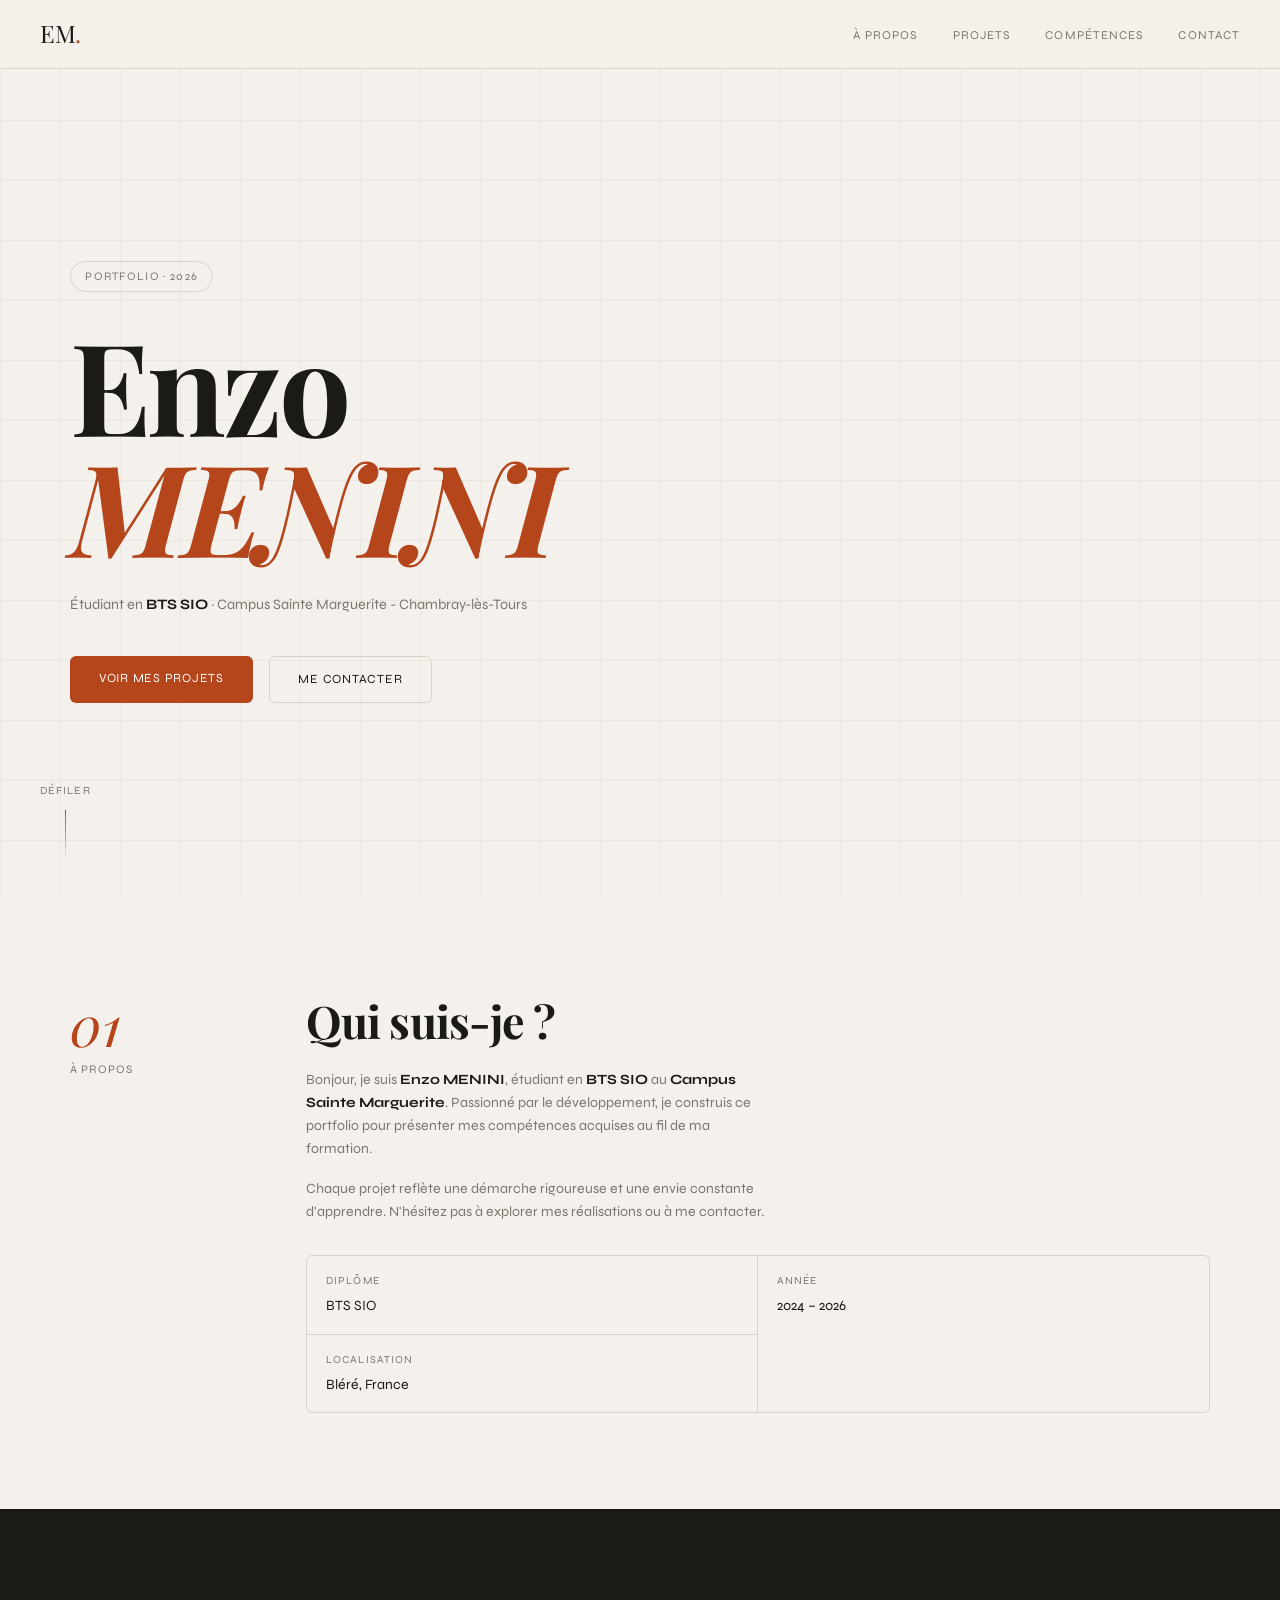
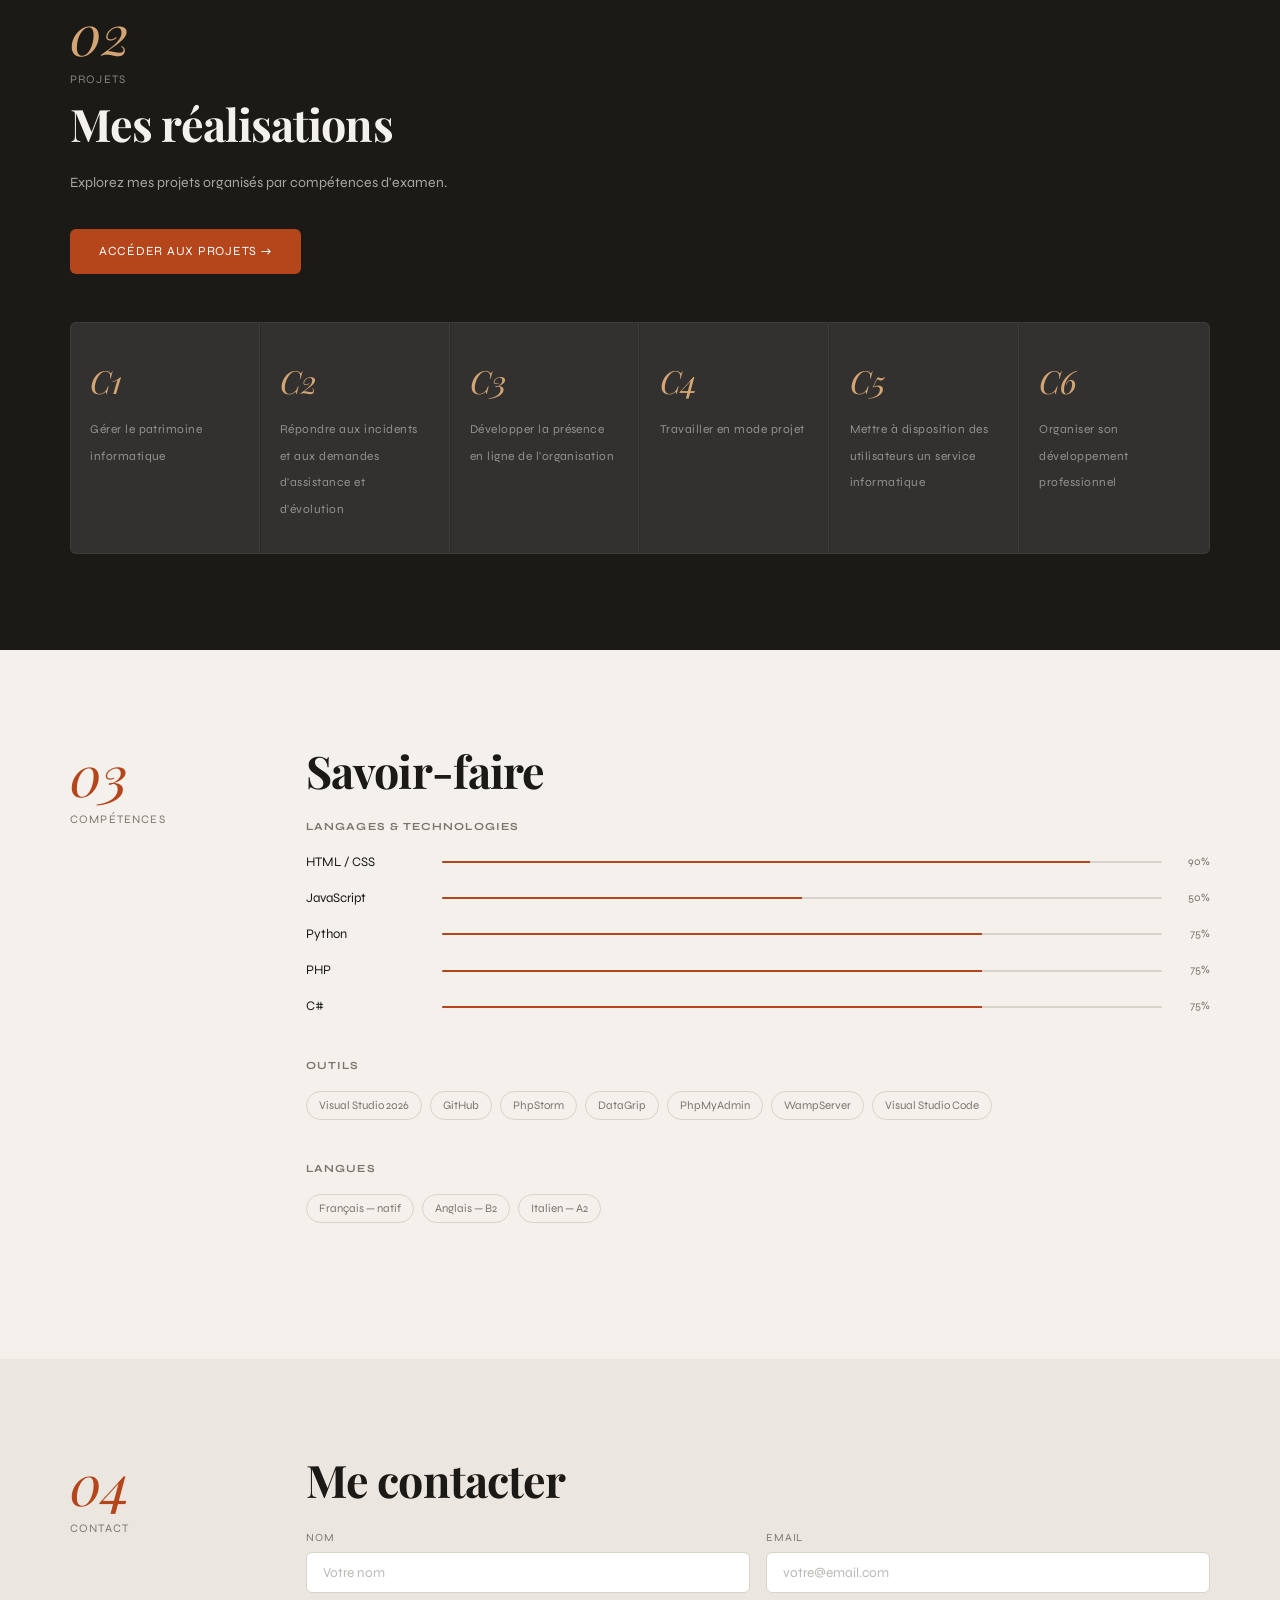
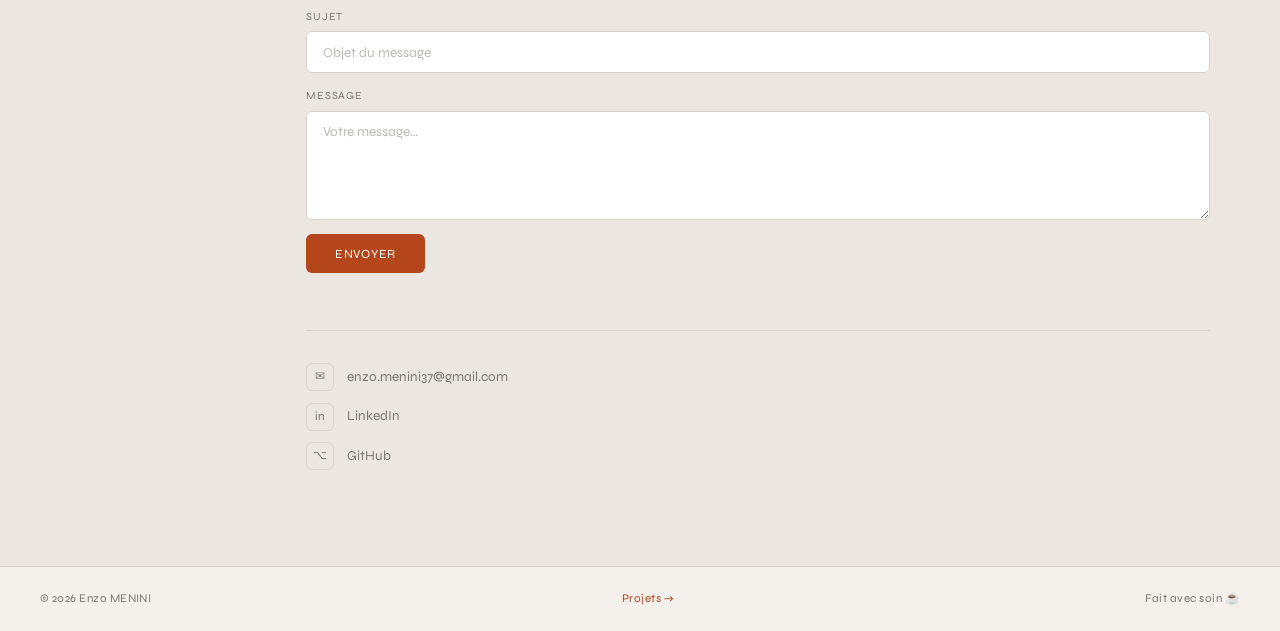
<file: index.html>
<!DOCTYPE html>
<html lang="fr">
<head>
  <meta charset="UTF-8"/>
  <meta name="viewport" content="width=device-width, initial-scale=1.0"/>
  <title>Portfolio — Enzo MENINI</title>
  <link rel="preconnect" href="https://fonts.googleapis.com">
  <link href="https://fonts.googleapis.com/css2?family=Playfair+Display:ital,wght@0,400;0,700;1,400&family=Syne:wght@400;500;700&display=swap" rel="stylesheet">
  <link rel="stylesheet" href="style.css"/>
</head>
<body>

  <nav class="nav">
    <a href="index.html" class="nav-logo">EM<span>.</span></a>
    <ul class="nav-links">
      <li><a href="#about">À propos</a></li>
      <li><a href="projets.html">Projets</a></li>
      <li><a href="#skills">Compétences</a></li>
      <li><a href="#contact">Contact</a></li>
    </ul>
    <button class="nav-burger" id="burger" aria-label="Menu">
      <span></span><span></span><span></span>
    </button>
  </nav>

  <!-- HERO -->
  <header class="hero">
    <div class="hero-bg-grid" aria-hidden="true"></div>
    <div class="hero-inner">
      <div class="hero-badge">Portfolio · 2026</div>
      <h1 class="hero-title">
        <span class="line1">Enzo</span>
        <span class="line2"><em>MENINI</em></span>
      </h1>
      <p class="hero-sub">Étudiant en <strong>BTS SIO</strong> · Campus Sainte Marguerite - Chambray-lès-Tours</p>
      <div class="hero-ctas">
        <a href="projets.html" class="cta-main">Voir mes projets</a>
        <a href="#contact" class="cta-ghost">Me contacter</a>
      </div>
    </div>
    <div class="hero-scroll-hint" aria-hidden="true">
      <span>Défiler</span>
      <div class="scroll-line"></div>
    </div>
  </header>

  <!-- ABOUT -->
  <section class="section" id="about">
    <div class="container split">
      <div class="split-label">
        <span class="tag-num">01</span>
        <span class="tag-text">À propos</span>
      </div>
      <div class="split-content">
        <h2 class="s-title">Qui suis-je ?</h2>
        <p class="s-body">
          Bonjour, je suis <strong>Enzo MENINI</strong>, étudiant en <strong>BTS SIO</strong>
          au <strong>Campus Sainte Marguerite</strong>. Passionné par le développement,
          je construis ce portfolio pour présenter mes compétences acquises au fil de ma formation.
        </p>
        <p class="s-body">
          Chaque projet reflète une démarche rigoureuse et une envie constante d'apprendre.
          N'hésitez pas à explorer mes réalisations ou à me contacter.
        </p>
        <div class="info-grid">
          <div class="info-cell">
            <span class="info-key">Diplôme</span>
            <span class="info-val">BTS SIO</span>
          </div>
          <div class="info-cell">
            <span class="info-key">Année</span>
            <span class="info-val">2024 – 2026</span>
          </div>
          <div class="info-cell">
            <span class="info-key">Localisation</span>
            <span class="info-val">Bléré, France</span>
          </div>
        </div>
      </div>
    </div>
  </section>

  <!-- PROJETS TEASER -->
  <section class="section section-dark" id="projects-teaser">
    <div class="container">
      <div class="teaser-head">
        <span class="tag-num light">02</span>
        <span class="tag-text light">Projets</span>
        <h2 class="s-title light">Mes réalisations</h2>
        <p class="s-body light">Explorez mes projets organisés par compétences d'examen.</p>
        <a href="projets.html" class="cta-main">Accéder aux projets →</a>
      </div>
      <div class="teaser-grid">
        <div class="teaser-card" style="--delay:.1s">
          <span class="tc-num">C1</span>
          <span class="tc-label">Gérer le patrimoine informatique</span>
        </div>
        <div class="teaser-card" style="--delay:.2s">
          <span class="tc-num">C2</span>
          <span class="tc-label">Répondre aux incidents et aux demandes d'assistance et d'évolution</span>
        </div>
        <div class="teaser-card" style="--delay:.3s">
          <span class="tc-num">C3</span>
          <span class="tc-label">Développer la présence en ligne de l'organisation</span>
        </div>
        <div class="teaser-card" style="--delay:.4s">
          <span class="tc-num">C4</span>
          <span class="tc-label">Travailler en mode projet</span>
        </div>
        <div class="teaser-card" style="--delay:.5s">
          <span class="tc-num">C5</span>
          <span class="tc-label">Mettre à disposition des utilisateurs un service informatique</span>
        </div>
        <div class="teaser-card" style="--delay:.6s">
          <span class="tc-num">C6</span>
          <span class="tc-label">Organiser son développement professionnel</span>
        </div>
      </div>
    </div>
  </section>

  <!-- SKILLS -->
  <section class="section" id="skills">
    <div class="container split">
      <div class="split-label">
        <span class="tag-num">03</span>
        <span class="tag-text">Compétences</span>
      </div>
      <div class="split-content">
        <h2 class="s-title">Savoir-faire</h2>

        <div class="sk-group">
          <h4 class="sk-cat">Langages &amp; Technologies</h4>
          <div class="sk-bars">
            <div class="sk-row">
              <span class="sk-name">HTML / CSS</span>
              <div class="sk-track"><div class="sk-fill" style="--w:90%"></div></div>
              <span class="sk-pct">90%</span>
            </div>
            <div class="sk-row">
              <span class="sk-name">JavaScript</span>
              <div class="sk-track"><div class="sk-fill" style="--w:50%"></div></div>
              <span class="sk-pct">50%</span>
            </div>
            <div class="sk-row">
              <span class="sk-name">Python</span>
              <div class="sk-track"><div class="sk-fill" style="--w:75%"></div></div>
              <span class="sk-pct">75%</span>
            </div>
            <div class="sk-row">
              <span class="sk-name">PHP</span>
              <div class="sk-track"><div class="sk-fill" style="--w:75%"></div></div>
              <span class="sk-pct">75%</span>
            </div>
            <div class="sk-row">
              <span class="sk-name">C#</span>
              <div class="sk-track"><div class="sk-fill" style="--w:75%"></div></div>
              <span class="sk-pct">75%</span>
            </div>
          </div>
        </div>

        <div class="sk-group">
          <h4 class="sk-cat">Outils</h4>
          <div class="pills-row">
            <span class="pill">Visual Studio 2026</span>
            <span class="pill">GitHub</span>
            <span class="pill">PhpStorm</span>
            <span class="pill">DataGrip</span>
            <span class="pill">PhpMyAdmin</span>
            <span class="pill">WampServer</span>
            <span class="pill">Visual Studio Code</span>
          </div>
        </div>

        <div class="sk-group">
          <h4 class="sk-cat">Langues</h4>
          <div class="pills-row">
            <span class="pill">Français — natif</span>
            <span class="pill">Anglais — B2</span>
            <span class="pill">Italien — A2</span>
          </div>
        </div>
      </div>
    </div>
  </section>

  <!-- CONTACT -->
  <section class="section section-alt" id="contact">
    <div class="container split">
      <div class="split-label">
        <span class="tag-num">04</span>
        <span class="tag-text">Contact</span>
      </div>
      <div class="split-content">
        <h2 class="s-title">Me contacter</h2>

        <form class="c-form" id="contactForm">
          <div class="c-row">
            <div class="c-group">
              <label for="name">Nom</label>
              <input type="text" id="name" name="name" placeholder="Votre nom" required/>
            </div>
            <div class="c-group">
              <label for="email">Email</label>
              <input type="email" id="email" name="email" placeholder="votre@email.com" required/>
            </div>
          </div>
          <div class="c-group">
            <label for="subject">Sujet</label>
            <input type="text" id="subject" name="subject" placeholder="Objet du message"/>
          </div>
          <div class="c-group">
            <label for="message">Message</label>
            <textarea id="message" name="message" rows="5" placeholder="Votre message…" required></textarea>
          </div>
          <button type="submit" class="cta-main">Envoyer</button>
          <p class="c-status" id="formStatus"></p>
        </form>

        <div class="c-links">
          <a href="mailto:enzo.menini37@gmail.com" class="c-link">
            <span class="c-icon">✉</span> enzo.menini37@gmail.com
          </a>
          <a href="https://www.linkedin.com/in/enzo-menini-515954329/" target="_blank" class="c-link">
            <span class="c-icon">in</span> LinkedIn
          </a>
          <a href="https://github.com/efyhgf" target="_blank" class="c-link">
            <span class="c-icon">⌥</span> GitHub
          </a>
        </div>
      </div>
    </div>
  </section>

  <footer class="footer">
    <span>© 2026 Enzo MENINI</span>
    <a href="projets.html" class="footer-link">Projets →</a>
    <span>Fait avec soin ☕</span>
  </footer>

  <script src="script.js"></script>
</body>
</html>
</file>
<file: style.css>
/* ============================================
   VARIABLES
   ============================================ */
:root {
  --bg:        #f4f1ec;
  --bg-alt:    #ebe7e0;
  --bg-dark:   #1c1a17;
  --fg:        #1c1a17;
  --fg-muted:  #7a7670;
  --accent:    #b5451b;
  --accent2:   #d4a574;
  --border:    #d8d3ca;
  --card:      #ffffff;
  --font-dis:  'Playfair Display', Georgia, serif;
  --font-ui:   'Syne', sans-serif;
  --r:         6px;
  --t:         0.22s ease;
  --max:       1140px;
}

/* ============================================
   RESET
   ============================================ */
*,*::before,*::after{box-sizing:border-box;margin:0;padding:0}
html{scroll-behavior:smooth;font-size:16px}
body{font-family:var(--font-ui);background:var(--bg);color:var(--fg);line-height:1.65;overflow-x:hidden}
a{color:inherit;text-decoration:none}
img{display:block;max-width:100%}
ul{list-style:none}
button{font-family:var(--font-ui)}

/* ============================================
   NAV
   ============================================ */
.nav{
  position:fixed;top:0;left:0;right:0;z-index:200;
  display:flex;align-items:center;justify-content:space-between;
  padding:.9rem 2.5rem;
  background:rgba(244,241,236,.9);
  backdrop-filter:blur(14px);
  border-bottom:1px solid var(--border);
}
.nav-logo{
  font-family:var(--font-dis);font-size:1.5rem;letter-spacing:-.02em;
  color:var(--fg);
}
.nav-logo span{color:var(--accent)}
.nav-links{display:flex;gap:2.2rem}
.nav-links a{
  font-size:.75rem;letter-spacing:.09em;text-transform:uppercase;
  color:var(--fg-muted);transition:color var(--t);
}
.nav-links a:hover,.nav-links a.nav-active{color:var(--accent)}
.nav-burger{display:none;flex-direction:column;gap:5px;background:none;border:none;cursor:pointer;padding:4px}
.nav-burger span{display:block;width:22px;height:1.5px;background:var(--fg);transition:var(--t)}

/* ============================================
   HERO (index)
   ============================================ */
.hero{
  min-height:100vh;display:flex;align-items:center;
  padding:8rem 2.5rem 4rem;
  position:relative;overflow:hidden;
}
.hero-bg-grid{
  position:absolute;inset:0;
  background-image:
    linear-gradient(var(--border) 1px,transparent 1px),
    linear-gradient(90deg,var(--border) 1px,transparent 1px);
  background-size:60px 60px;
  opacity:.35;
}
.hero-inner{position:relative;z-index:2;max-width:var(--max);margin:0 auto;width:100%}
.hero-badge{
  display:inline-block;margin-bottom:2rem;
  padding:.3rem .9rem;border:1px solid var(--border);border-radius:100px;
  font-size:.72rem;letter-spacing:.1em;text-transform:uppercase;color:var(--fg-muted);
  animation:fadeUp .6s ease both;
}
.hero-title{
  font-family:var(--font-dis);
  font-size:clamp(3.8rem,10vw,8.5rem);
  line-height:.95;letter-spacing:-.03em;
  margin-bottom:1.6rem;
  animation:fadeUp .7s .1s ease both;
}
.hero-title .line1{display:block}
.hero-title .line2{display:block;color:var(--accent);font-style:italic}
.hero-sub{
  font-size:.9rem;color:var(--fg-muted);margin-bottom:2.5rem;
  animation:fadeUp .7s .2s ease both;
}
.hero-sub strong{color:var(--fg)}
.hero-ctas{display:flex;gap:1rem;flex-wrap:wrap;animation:fadeUp .7s .3s ease both}

.hero-scroll-hint{
  position:absolute;bottom:2.5rem;left:2.5rem;
  display:flex;flex-direction:column;align-items:center;gap:.6rem;
  font-size:.68rem;letter-spacing:.1em;text-transform:uppercase;color:var(--fg-muted);
}
.scroll-line{width:1px;height:50px;background:linear-gradient(to bottom,var(--accent),transparent);animation:pulse 2s infinite}

/* ============================================
   BUTTONS / CTAs
   ============================================ */
.cta-main{
  display:inline-block;
  padding:.75rem 1.8rem;
  background:var(--accent);color:#fff;
  font-size:.78rem;letter-spacing:.06em;text-transform:uppercase;
  border:none;border-radius:var(--r);cursor:pointer;
  transition:background var(--t),transform var(--t);
}
.cta-main:hover{background:var(--fg);transform:translateY(-2px)}

.cta-ghost{
  display:inline-block;
  padding:.75rem 1.8rem;
  background:transparent;color:var(--fg);
  font-size:.78rem;letter-spacing:.06em;text-transform:uppercase;
  border:1px solid var(--border);border-radius:var(--r);
  transition:border-color var(--t),color var(--t),transform var(--t);
}
.cta-ghost:hover{border-color:var(--fg);transform:translateY(-2px)}

/* ============================================
   SECTION LAYOUT
   ============================================ */
.section{padding:6rem 2.5rem}
.section-alt{background:var(--bg-alt)}
.section-dark{background:var(--bg-dark);color:#f4f1ec}
.container{max-width:var(--max);margin:0 auto;width:100%}
.split{display:grid;grid-template-columns:180px 1fr;gap:3.5rem;align-items:start}
.tag-num{
  font-family:var(--font-dis);font-size:3.5rem;font-style:italic;
  color:var(--accent);line-height:1;display:block;margin-bottom:.2rem;
}
.tag-text{font-size:.72rem;letter-spacing:.1em;text-transform:uppercase;color:var(--fg-muted)}
.tag-num.light{color:var(--accent2)}
.tag-text.light{color:rgba(244,241,236,.5)}
.s-title{
  font-family:var(--font-dis);
  font-size:clamp(1.9rem,3.5vw,2.8rem);
  letter-spacing:-.02em;line-height:1.1;
  margin-bottom:1.4rem;
}
.s-title.light{color:#f4f1ec}
.s-body{font-size:.88rem;color:var(--fg-muted);margin-bottom:1rem;max-width:58ch}
.s-body.light{color:rgba(244,241,236,.65)}
.s-body strong{color:var(--fg)}

/* ============================================
   INFO GRID (about)
   ============================================ */
.info-grid{
  margin-top:2rem;display:grid;grid-template-columns:1fr 1fr;
  gap:0;border:1px solid var(--border);border-radius:var(--r);overflow:hidden;
}
.info-cell{
  padding:1rem 1.2rem;
  border-right:1px solid var(--border);border-bottom:1px solid var(--border);
}
.info-cell:nth-child(even){border-right:none}
.info-cell:nth-last-child(-n+2){border-bottom:none}
.info-key{display:block;font-size:.67rem;letter-spacing:.1em;text-transform:uppercase;color:var(--fg-muted);margin-bottom:.3rem}
.info-val{display:block;font-size:.88rem;color:var(--fg)}

/* ============================================
   TEASER (home → projects section)
   ============================================ */
.teaser-head{margin-bottom:3rem}
.teaser-head .s-title{margin-top:.5rem}
.teaser-head .cta-main{margin-top:1.2rem}

.teaser-grid{
  display:grid;grid-template-columns:repeat(6,1fr);gap:1px;
  background:rgba(255,255,255,.08);
  border:1px solid rgba(255,255,255,.08);
  border-radius:var(--r);overflow:hidden;
}
.teaser-card{
  padding:2rem 1.2rem;
  background:rgba(255,255,255,.03);
  border-right:1px solid rgba(255,255,255,.06);
  transition:background var(--t);
  cursor:default;
  animation:fadeUp .6s var(--delay,0s) ease both;
}
.teaser-card:last-child{border-right:none}
.teaser-card:hover{background:rgba(181,69,27,.15)}
.tc-num{
  display:block;
  font-family:var(--font-dis);font-style:italic;font-size:2rem;
  color:var(--accent2);margin-bottom:.5rem;
}
.tc-label{font-size:.75rem;color:rgba(244,241,236,.5);letter-spacing:.04em}

/* ============================================
   SKILLS
   ============================================ */
.sk-group{margin-bottom:2.5rem}
.sk-cat{font-size:.68rem;letter-spacing:.1em;text-transform:uppercase;color:var(--fg-muted);margin-bottom:1rem}
.sk-bars{display:flex;flex-direction:column;gap:.9rem}
.sk-row{display:flex;align-items:center;gap:1rem}
.sk-name{font-size:.82rem;min-width:120px}
.sk-track{flex:1;height:2px;background:var(--border);border-radius:100px;overflow:hidden}
.sk-fill{height:100%;width:0;background:var(--accent);animation:fillBar 1s ease forwards;animation-delay:.4s}
.sk-pct{font-size:.7rem;color:var(--fg-muted);min-width:32px;text-align:right}
.pills-row{display:flex;flex-wrap:wrap;gap:.5rem}
.pill{
  display:inline-block;padding:.25rem .75rem;
  background:var(--bg);border:1px solid var(--border);border-radius:100px;
  font-size:.72rem;color:var(--fg-muted);
}

/* ============================================
   CONTACT
   ============================================ */
.c-form{margin-top:1.5rem}
.c-row{display:grid;grid-template-columns:1fr 1fr;gap:1rem}
.c-group{display:flex;flex-direction:column;gap:.35rem;margin-bottom:.9rem}
.c-group label{font-size:.68rem;letter-spacing:.08em;text-transform:uppercase;color:var(--fg-muted)}
.c-group input,.c-group textarea{
  font-family:var(--font-ui);font-size:.85rem;
  padding:.7rem 1rem;background:var(--card);
  border:1px solid var(--border);border-radius:var(--r);
  color:var(--fg);transition:border-color var(--t);outline:none;resize:vertical;
}
.c-group input:focus,.c-group textarea:focus{border-color:var(--accent)}
.c-group input::placeholder,.c-group textarea::placeholder{color:var(--fg-muted);opacity:.5}
.c-status{margin-top:.6rem;font-size:.8rem;color:var(--accent);min-height:1.2em}
.c-links{margin-top:2rem;display:flex;flex-direction:column;gap:.7rem;border-top:1px solid var(--border);padding-top:2rem}
.c-link{display:flex;align-items:center;gap:.8rem;font-size:.85rem;color:var(--fg-muted);transition:color var(--t)}
.c-link:hover{color:var(--accent)}
.c-icon{
  width:28px;height:28px;display:flex;align-items:center;justify-content:center;
  border:1px solid var(--border);border-radius:var(--r);font-size:.75rem;font-style:normal;
}

/* ============================================
   PAGE PROJETS — HEADER
   ============================================ */
.page-header{
  padding:8rem 2.5rem 3rem;
  border-bottom:1px solid var(--border);
}
.back-link{
  display:inline-block;margin-bottom:1.5rem;
  font-size:.78rem;letter-spacing:.06em;text-transform:uppercase;
  color:var(--fg-muted);transition:color var(--t);
}
.back-link:hover{color:var(--accent)}
.page-title{
  font-family:var(--font-dis);
  font-size:clamp(2.5rem,6vw,5rem);
  line-height:1;letter-spacing:-.03em;
  margin-bottom:.8rem;
}
.page-title em{color:var(--accent);font-style:italic}
.page-sub{font-size:.88rem;color:var(--fg-muted)}

/* ============================================
   PAGE PROJETS — MAIN
   ============================================ */
.projets-main{padding:3rem 2.5rem 6rem}

/* VUES */
.view{display:none;animation:fadeUp .4s ease both}
.view.active{display:block}

.view-header{
  display:flex;align-items:flex-start;gap:2rem;margin-bottom:2.5rem;
  padding-bottom:2rem;border-bottom:1px solid var(--border);
}
.back-btn{
  flex-shrink:0;margin-top:.25rem;
  background:none;border:1px solid var(--border);border-radius:var(--r);
  padding:.5rem 1rem;font-size:.75rem;letter-spacing:.05em;text-transform:uppercase;
  color:var(--fg-muted);cursor:pointer;transition:all var(--t);
}
.back-btn:hover{border-color:var(--accent);color:var(--accent)}
.view-title{
  font-family:var(--font-dis);
  font-size:clamp(1.6rem,3vw,2.4rem);
  letter-spacing:-.02em;line-height:1.1;
  margin-bottom:.4rem;
}
.view-title em{color:var(--accent);font-style:italic}
.view-title-project{font-size:1rem;color:var(--fg-muted);font-family:var(--font-ui)}
.view-sub{font-size:.82rem;color:var(--fg-muted)}

/* ============================================
   GRILLE PROJETS
   ============================================ */
.projects-grid{
  display:grid;
  grid-template-columns:repeat(auto-fill,minmax(320px,1fr));
  gap:1.5rem;
}
.proj-card{
  background:var(--card);border:1px solid var(--border);border-radius:calc(var(--r)*2);
  overflow:hidden;cursor:pointer;
  display:flex;flex-direction:column;
  transition:transform var(--t),box-shadow var(--t);
}
.proj-card:hover{transform:translateY(-5px);box-shadow:0 20px 50px rgba(0,0,0,.09)}
.proj-card:hover .proj-cta{color:var(--accent)}

.proj-thumb{width:100%;height:210px;overflow:hidden;background:var(--bg-alt);flex-shrink:0}
.proj-thumb img{width:100%;height:100%;object-fit:cover;transition:transform .4s ease}
.proj-card:hover .proj-thumb img{transform:scale(1.04)}
.placeholder-thumb{
  display:flex;align-items:center;justify-content:center;
  font-size:.75rem;color:var(--fg-muted);letter-spacing:.04em;
  border-bottom:1px solid var(--border);
}

.proj-info{padding:1.5rem;flex:1;display:flex;flex-direction:column}
.proj-meta{display:flex;gap:.6rem;align-items:center;margin-bottom:.8rem}
.proj-year{font-size:.7rem;color:var(--fg-muted);letter-spacing:.05em}
.proj-tag{
  font-size:.68rem;padding:.15rem .55rem;
  background:var(--bg);border:1px solid var(--border);border-radius:100px;
  color:var(--fg-muted);
}
.proj-name{
  font-family:var(--font-dis);font-size:1.35rem;letter-spacing:-.01em;
  margin-bottom:.6rem;line-height:1.2;
}
.proj-desc{font-size:.82rem;color:var(--fg-muted);line-height:1.6;flex:1;margin-bottom:1.2rem}
.proj-cta{
  font-size:.78rem;letter-spacing:.05em;text-transform:uppercase;
  color:var(--fg-muted);transition:color var(--t);
  margin-top:auto;
}

/* ============================================
   GRILLE COMPÉTENCES
   ============================================ */
.competences-grid{
  display:grid;
  grid-template-columns:repeat(3,1fr);
  gap:1px;
  background:var(--border);
  border:1px solid var(--border);
  border-radius:calc(var(--r)*2);
  overflow:hidden;
}
.comp-card{
  background:var(--card);
  padding:2.2rem 1.8rem;
  cursor:pointer;position:relative;
  transition:background var(--t),color var(--t);
  display:flex;flex-direction:column;
}
.comp-card:hover{background:var(--accent);color:#fff}
.comp-num{
  font-family:var(--font-dis);font-style:italic;font-size:2.8rem;
  color:var(--accent);line-height:1;margin-bottom:.8rem;
  transition:color var(--t);
}
.comp-card:hover .comp-num{color:rgba(255,255,255,.4)}
.comp-name{font-size:1rem;margin-bottom:.5rem;line-height:1.2}
.comp-desc{font-size:.8rem;color:var(--fg-muted);line-height:1.55;flex:1;transition:color var(--t)}
.comp-card:hover .comp-desc{color:rgba(255,255,255,.75)}
.comp-arrow{
  margin-top:1.2rem;font-size:1.1rem;color:var(--border);
  transition:color var(--t),transform var(--t);
  align-self:flex-end;
}
.comp-card:hover .comp-arrow{color:#fff;transform:translateX(4px)}

/* ============================================
   GALERIE
   ============================================ */
.gallery-grid{
  display:grid;
  grid-template-columns:repeat(auto-fill,minmax(220px,1fr));
  gap:1rem;
}
.gallery-item{
  aspect-ratio:4/3;overflow:hidden;
  border-radius:var(--r);border:1px solid var(--border);
  cursor:zoom-in;background:var(--bg-alt);
  position:relative;
}
.gallery-item img{
  width:100%;height:100%;object-fit:cover;
  transition:transform .35s ease;
}
.gallery-item:hover img{transform:scale(1.06)}
.gallery-item-placeholder{
  width:100%;height:100%;
  display:flex;align-items:center;justify-content:center;
  flex-direction:column;gap:.5rem;
  color:var(--fg-muted);font-size:.75rem;letter-spacing:.04em;
  background:var(--bg-alt);
  cursor:default;
}
.gallery-item-placeholder span.icon{font-size:2rem;opacity:.3}

.gallery-empty{
  text-align:center;padding:4rem 2rem;
  color:var(--fg-muted);font-size:.88rem;line-height:1.8;
}
.gallery-empty code{
  background:var(--bg-alt);padding:.15rem .45rem;border-radius:3px;
  font-size:.82rem;color:var(--accent);
}

/* ============================================
   LIGHTBOX
   ============================================ */
.lightbox{
  display:none;position:fixed;inset:0;z-index:1000;
  background:rgba(28,26,23,.96);
  align-items:center;justify-content:center;
  animation:fadeIn .2s ease;
}
.lightbox.open{display:flex}
.lb-inner{max-width:90vw;max-height:90vh;position:relative}
.lb-inner img{
  max-width:90vw;max-height:80vh;
  object-fit:contain;border-radius:var(--r);
  display:block;
}
.lb-caption{
  text-align:center;margin-top:.8rem;
  font-size:.82rem;color:rgba(244,241,236,.55);
  letter-spacing:.03em;
}
.lb-close{
  position:fixed;top:1.5rem;right:2rem;
  background:none;border:none;
  font-size:1.8rem;color:rgba(244,241,236,.7);
  cursor:pointer;transition:color var(--t);z-index:10;
}
.lb-close:hover{color:#fff}
.lb-prev,.lb-next{
  position:fixed;top:50%;transform:translateY(-50%);
  background:rgba(244,241,236,.1);border:none;
  font-size:2.5rem;color:rgba(244,241,236,.7);
  cursor:pointer;transition:all var(--t);
  padding:.5rem 1rem;border-radius:var(--r);
  z-index:10;
}
.lb-prev{left:1.5rem}
.lb-next{right:1.5rem}
.lb-prev:hover,.lb-next:hover{background:rgba(244,241,236,.2);color:#fff}

/* ============================================
   FOOTER
   ============================================ */
.footer{
  padding:1.4rem 2.5rem;
  display:flex;justify-content:space-between;align-items:center;
  border-top:1px solid var(--border);
  font-size:.73rem;color:var(--fg-muted);letter-spacing:.04em;
}
.footer-link{color:var(--accent);transition:opacity var(--t)}
.footer-link:hover{opacity:.7}

/* ============================================
   ANIMATIONS
   ============================================ */
@keyframes fadeUp{from{opacity:0;transform:translateY(22px)}to{opacity:1;transform:none}}
@keyframes fadeIn{from{opacity:0}to{opacity:1}}
@keyframes fillBar{to{width:var(--w)}}
@keyframes pulse{0%,100%{opacity:.4}50%{opacity:1}}

.reveal{opacity:0;transform:translateY(18px);transition:opacity .55s ease,transform .55s ease}
.reveal.visible{opacity:1;transform:none}

/* ============================================
   RESPONSIVE
   ============================================ */
@media(max-width:900px){
  .teaser-grid{grid-template-columns:repeat(3,1fr)}
  .competences-grid{grid-template-columns:repeat(2,1fr)}
}

@media(max-width:700px){
  .nav-links{display:none}
  .nav-links.open{
    display:flex;flex-direction:column;
    position:fixed;top:58px;left:0;right:0;
    background:var(--bg);padding:1.5rem 2rem;gap:1.5rem;
    border-bottom:1px solid var(--border);z-index:199;
  }
  .nav-burger{display:flex}
  .hero{padding:7rem 1.5rem 3rem}
  .section{padding:4rem 1.5rem}
  .split{grid-template-columns:1fr;gap:1rem}
  .info-grid{grid-template-columns:1fr}
  .info-cell:nth-child(even){border-right:none}
  .info-cell{border-right:none}
  .teaser-grid{grid-template-columns:repeat(2,1fr)}
  .c-row{grid-template-columns:1fr}
  .footer{flex-direction:column;gap:.5rem;text-align:center}
  .page-header{padding:7rem 1.5rem 2.5rem}
  .projets-main{padding:2.5rem 1.5rem 5rem}
  .view-header{flex-direction:column;gap:1rem}
  .projects-grid{grid-template-columns:1fr}
  .competences-grid{grid-template-columns:1fr}
  .lb-prev{left:.5rem}
  .lb-next{right:.5rem}
}

@media(max-width:500px){
  .teaser-grid{grid-template-columns:repeat(2,1fr)}
  .gallery-grid{grid-template-columns:repeat(2,1fr)}
}
</file>
